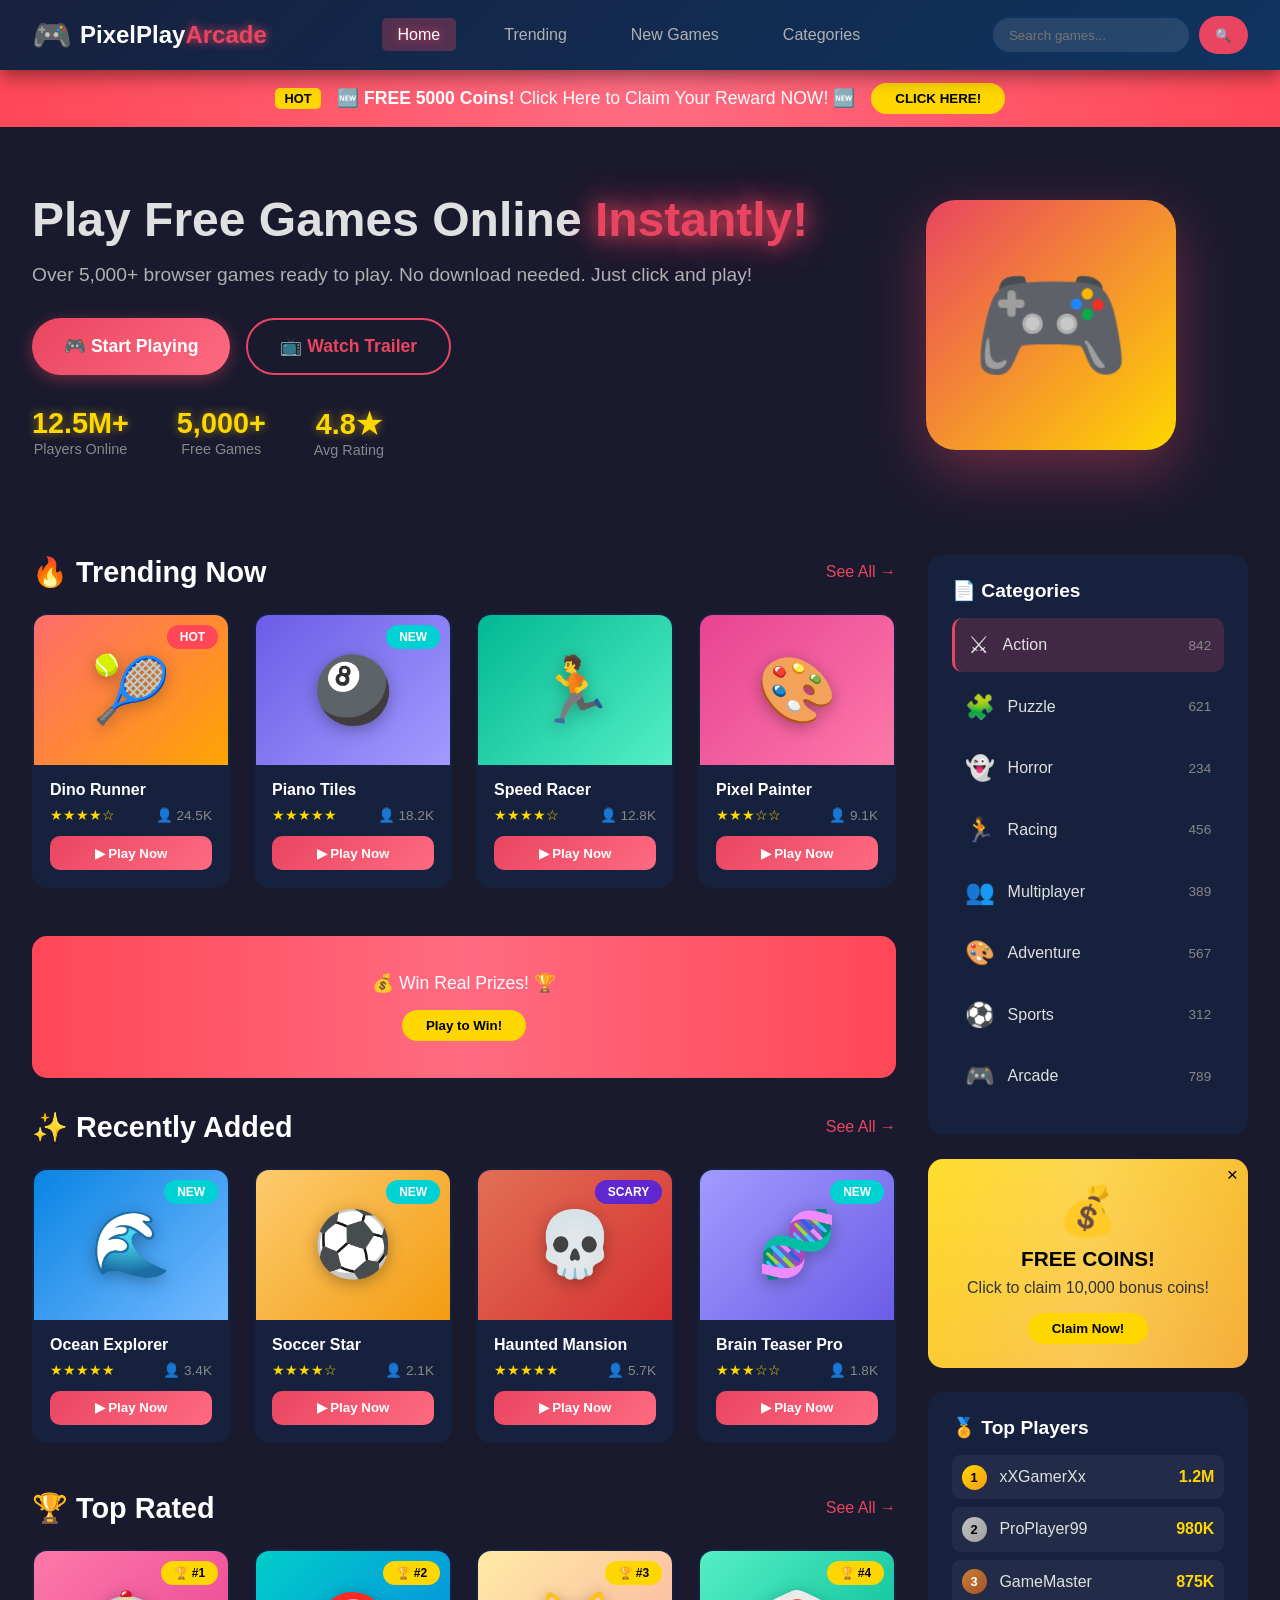
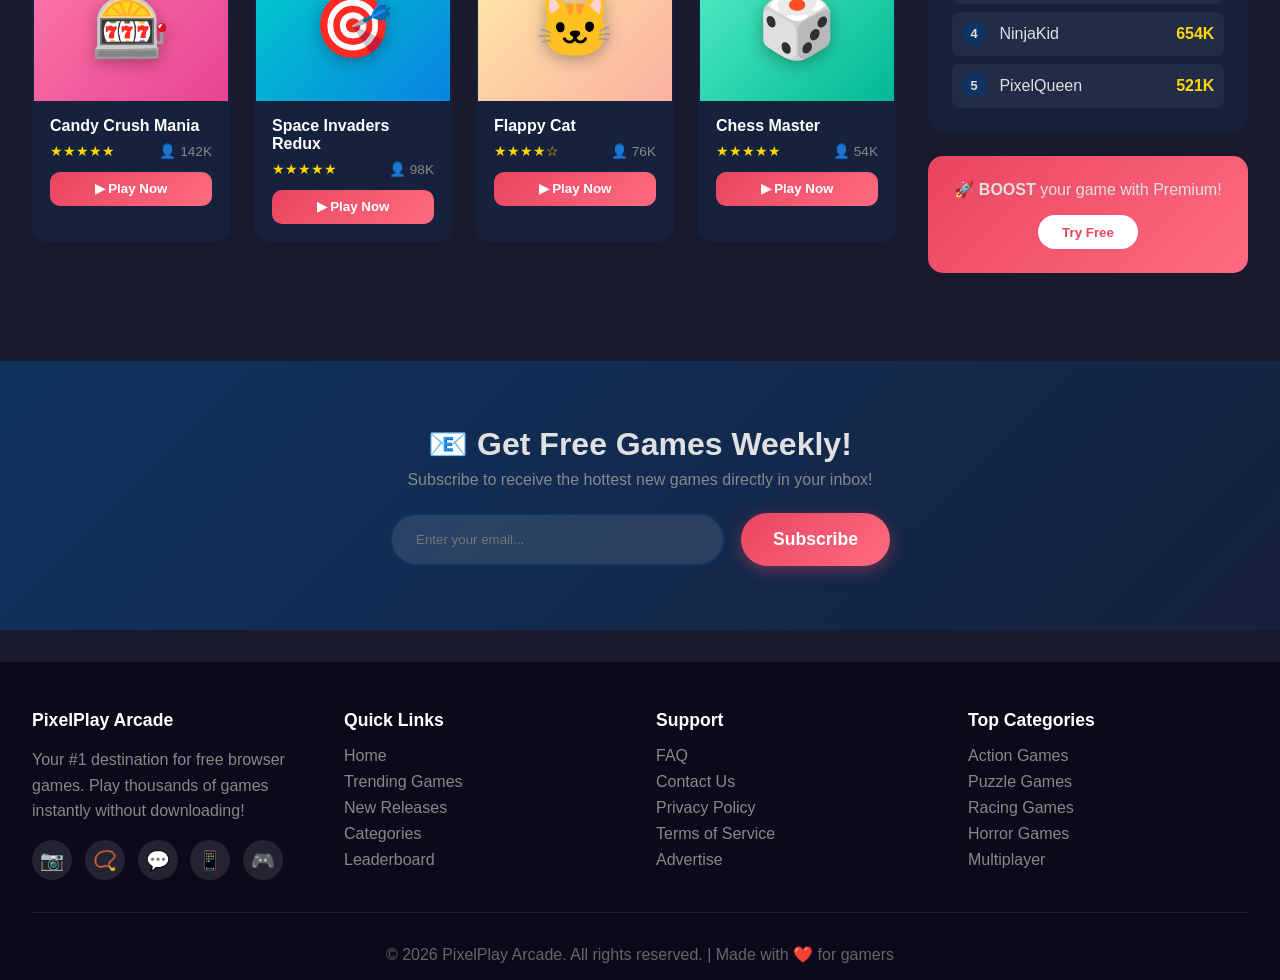
<file: the pranker/index.html>
<!DOCTYPE html>
<html lang="en">
<head>
    <meta charset="UTF-8">
    <meta name="viewport" content="width=device-width, initial-scale=1.0">
    <title>PixelPlay Arcade - Play Free Games Online!</title>
    <link rel="stylesheet" href="style.css">
</head>
<body>
    <nav class="navbar">
        <div class="nav-container">
            <a href="#" class="logo">
                <span class="logo-icon">&#127918;</span>
                <span class="logo-text">PixelPlay<span class="logo-highlight">Arcade</span></span>
            </a>
            <ul class="nav-links">
                <li><a href="#" class="active">Home</a></li>
                <li><a href="#trending">Trending</a></li>
                <li><a href="#new-games">New Games</a></li>
                <li><a href="#categories">Categories</a></li>
            </ul>
            <div class="nav-search">
                <input type="text" placeholder="Search games...">
                <button class="search-btn">&#128269;</button>
            </div>
            <button class="hamburger" onclick="toggleMenu()">&#9776;</button>
        </div>
    </nav>

    <div class="ad-banner top-ad">
        <div class="ad-content">
            <span class="ad-badge">HOT</span>
            <p>&#127381; <strong>FREE 5000 Coins!</strong> Click Here to Claim Your Reward NOW! &#127381;</p>
            <button class="ad-btn pulse">CLICK HERE!</button>
        </div>
    </div>

    <section class="hero">
        <div class="hero-content">
            <h1>Play Free Games Online <span class="glow-text">Instantly!</span></h1>
            <p>Over 5,000+ browser games ready to play. No download needed. Just click and play!</p>
            <div class="hero-buttons">
                <button class="btn-primary">&#127918; Start Playing</button>
                <button class="btn-secondary">&#128250; Watch Trailer</button>
            </div>
            <div class="hero-stats">
                <div class="stat">
                    <span class="stat-number">12.5M+</span>
                    <span class="stat-label">Players Online</span>
                </div>
                <div class="stat">
                    <span class="stat-number">5,000+</span>
                    <span class="stat-label">Free Games</span>
                </div>
                <div class="stat">
                    <span class="stat-number">4.8&#9733;</span>
                    <span class="stat-label">Avg Rating</span>
                </div>
            </div>
        </div>
        <div class="hero-animation">
            <div class="floating-game">
                <div class="game-preview">&#127918;</div>
            </div>
        </div>
    </section>

    <div class="main-content">
        <div class="content-area">

            <section id="trending" class="section">
                <div class="section-header">
                    <h2>&#128293; Trending Now</h2>
                    <a href="#" class="see-all">See All &#8594;</a>
                </div>
                <div class="game-grid">
                    <div class="game-card">
                        <div class="game-image" style="background: linear-gradient(135deg, #ff6b6b, #ffa502);">
                            <div class="game-icon">&#127934;</div>
                            <span class="game-badge hot">HOT</span>
                        </div>
                        <div class="game-info">
                            <h3>Dino Runner</h3>
                            <div class="game-meta">
                                <span class="stars">&#9733;&#9733;&#9733;&#9733;&#9734;</span>
                                <span class="players">&#128100; 24.5K</span>
                            </div>
                            <button class="play-btn">&#9654; Play Now</button>
                        </div>
                    </div>
                    <div class="game-card">
                        <div class="game-image" style="background: linear-gradient(135deg, #6c5ce7, #a29bfe);">
                            <div class="game-icon">&#127921;</div>
                            <span class="game-badge new">NEW</span>
                        </div>
                        <div class="game-info">
                            <h3>Piano Tiles</h3>
                            <div class="game-meta">
                                <span class="stars">&#9733;&#9733;&#9733;&#9733;&#9733;</span>
                                <span class="players">&#128100; 18.2K</span>
                            </div>
                            <button class="play-btn">&#9654; Play Now</button>
                        </div>
                    </div>
                    <div class="game-card">
                        <div class="game-image" style="background: linear-gradient(135deg, #00b894, #55efc4);">
                            <div class="game-icon">&#127939;</div>
                        </div>
                        <div class="game-info">
                            <h3>Speed Racer</h3>
                            <div class="game-meta">
                                <span class="stars">&#9733;&#9733;&#9733;&#9733;&#9734;</span>
                                <span class="players">&#128100; 12.8K</span>
                            </div>
                            <button class="play-btn">&#9654; Play Now</button>
                        </div>
                    </div>
                    <div class="game-card">
                        <div class="game-image" style="background: linear-gradient(135deg, #e84393, #fd79a8);">
                            <div class="game-icon">&#127912;</div>
                        </div>
                        <div class="game-info">
                            <h3>Pixel Painter</h3>
                            <div class="game-meta">
                                <span class="stars">&#9733;&#9733;&#9733;&#9734;&#9734;</span>
                                <span class="players">&#128100; 9.1K</span>
                            </div>
                            <button class="play-btn">&#9654; Play Now</button>
                        </div>
                    </div>
                </div>
            </section>

            <div class="ad-banner mid-ad">
                <div class="ad-content side-ad-content">
                    <p>&#128176; Win Real Prizes! &#127942;</p>
                    <button class="ad-btn">Play to Win!</button>
                </div>
            </div>

            <section id="new-games" class="section">
                <div class="section-header">
                    <h2>&#10024; Recently Added</h2>
                    <a href="#" class="see-all">See All &#8594;</a>
                </div>
                <div class="game-grid">
                    <div class="game-card">
                        <div class="game-image" style="background: linear-gradient(135deg, #0984e3, #74b9ff);">
                            <div class="game-icon">&#127754;</div>
                            <span class="game-badge new">NEW</span>
                        </div>
                        <div class="game-info">
                            <h3>Ocean Explorer</h3>
                            <div class="game-meta">
                                <span class="stars">&#9733;&#9733;&#9733;&#9733;&#9733;</span>
                                <span class="players">&#128100; 3.4K</span>
                            </div>
                            <button class="play-btn">&#9654; Play Now</button>
                        </div>
                    </div>
                    <div class="game-card">
                        <div class="game-image" style="background: linear-gradient(135deg, #fdcb6e, #f39c12);">
                            <div class="game-icon">&#9917;</div>
                            <span class="game-badge new">NEW</span>
                        </div>
                        <div class="game-info">
                            <h3>Soccer Star</h3>
                            <div class="game-meta">
                                <span class="stars">&#9733;&#9733;&#9733;&#9733;&#9734;</span>
                                <span class="players">&#128100; 2.1K</span>
                            </div>
                            <button class="play-btn">&#9654; Play Now</button>
                        </div>
                    </div>
                    <div class="game-card">
                        <div class="game-image" style="background: linear-gradient(135deg, #e17055, #d63031);">
                            <div class="game-icon">&#128128;</div>
                            <span class="game-badge scary">SCARY</span>
                        </div>
                        <div class="game-info">
                            <h3>Haunted Mansion</h3>
                            <div class="game-meta">
                                <span class="stars">&#9733;&#9733;&#9733;&#9733;&#9733;</span>
                                <span class="players">&#128100; 5.7K</span>
                            </div>
                            <button class="play-btn">&#9654; Play Now</button>
                        </div>
                    </div>
                    <div class="game-card">
                        <div class="game-image" style="background: linear-gradient(135deg, #a29bfe, #6c5ce7);">
                            <div class="game-icon">&#129516;</div>
                            <span class="game-badge new">NEW</span>
                        </div>
                        <div class="game-info">
                            <h3>Brain Teaser Pro</h3>
                            <div class="game-meta">
                                <span class="stars">&#9733;&#9733;&#9733;&#9734;&#9734;</span>
                                <span class="players">&#128100; 1.8K</span>
                            </div>
                            <button class="play-btn">&#9654; Play Now</button>
                        </div>
                    </div>
                </div>
            </section>

            <section id="top-rated" class="section">
                <div class="section-header">
                    <h2>&#127942; Top Rated</h2>
                    <a href="#" class="see-all">See All &#8594;</a>
                </div>
                <div class="game-grid">
                    <div class="game-card">
                        <div class="game-image" style="background: linear-gradient(135deg, #fd79a8, #e84393);">
                            <div class="game-icon">&#127920;</div>
                            <span class="game-badge top">&#127942; #1</span>
                        </div>
                        <div class="game-info">
                            <h3>Candy Crush Mania</h3>
                            <div class="game-meta">
                                <span class="stars">&#9733;&#9733;&#9733;&#9733;&#9733;</span>
                                <span class="players">&#128100; 142K</span>
                            </div>
                            <button class="play-btn">&#9654; Play Now</button>
                        </div>
                    </div>
                    <div class="game-card">
                        <div class="game-image" style="background: linear-gradient(135deg, #00cec9, #0984e3);">
                            <div class="game-icon">&#127919;</div>
                            <span class="game-badge top">&#127942; #2</span>
                        </div>
                        <div class="game-info">
                            <h3>Space Invaders Redux</h3>
                            <div class="game-meta">
                                <span class="stars">&#9733;&#9733;&#9733;&#9733;&#9733;</span>
                                <span class="players">&#128100; 98K</span>
                            </div>
                            <button class="play-btn">&#9654; Play Now</button>
                        </div>
                    </div>
                    <div class="game-card">
                        <div class="game-image" style="background: linear-gradient(135deg, #ffeaa7, #fab1a0);">
                            <div class="game-icon">&#128049;</div>
                            <span class="game-badge top">&#127942; #3</span>
                        </div>
                        <div class="game-info">
                            <h3>Flappy Cat</h3>
                            <div class="game-meta">
                                <span class="stars">&#9733;&#9733;&#9733;&#9733;&#9734;</span>
                                <span class="players">&#128100; 76K</span>
                            </div>
                            <button class="play-btn">&#9654; Play Now</button>
                        </div>
                    </div>
                    <div class="game-card">
                        <div class="game-image" style="background: linear-gradient(135deg, #55efc4, #00b894);">
                            <div class="game-icon">&#127922;</div>
                            <span class="game-badge top">&#127942; #4</span>
                        </div>
                        <div class="game-info">
                            <h3>Chess Master</h3>
                            <div class="game-meta">
                                <span class="stars">&#9733;&#9733;&#9733;&#9733;&#9733;</span>
                                <span class="players">&#128100; 54K</span>
                            </div>
                            <button class="play-btn">&#9654; Play Now</button>
                        </div>
                    </div>
                </div>
            </section>
        </div>

        <aside id="categories" class="sidebar">
            <div class="sidebar-section">
                <h3>&#128196; Categories</h3>
                <ul class="category-list">
                    <li class="category-item active">
                        <span class="cat-icon">&#9876;</span>
                        <span class="cat-name">Action</span>
                        <span class="cat-count">842</span>
                    </li>
                    <li class="category-item">
                        <span class="cat-icon">&#129513;</span>
                        <span class="cat-name">Puzzle</span>
                        <span class="cat-count">621</span>
                    </li>
                    <li class="category-item">
                        <span class="cat-icon">&#128123;</span>
                        <span class="cat-name">Horror</span>
                        <span class="cat-count">234</span>
                    </li>
                    <li class="category-item">
                        <span class="cat-icon">&#127939;</span>
                        <span class="cat-name">Racing</span>
                        <span class="cat-count">456</span>
                    </li>
                    <li class="category-item">
                        <span class="cat-icon">&#128101;</span>
                        <span class="cat-name">Multiplayer</span>
                        <span class="cat-count">389</span>
                    </li>
                    <li class="category-item">
                        <span class="cat-icon">&#127912;</span>
                        <span class="cat-name">Adventure</span>
                        <span class="cat-count">567</span>
                    </li>
                    <li class="category-item">
                        <span class="cat-icon">&#9917;</span>
                        <span class="cat-name">Sports</span>
                        <span class="cat-count">312</span>
                    </li>
                    <li class="category-item">
                        <span class="cat-icon">&#127918;</span>
                        <span class="cat-name">Arcade</span>
                        <span class="cat-count">789</span>
                    </li>
                </ul>
            </div>

            <div class="sidebar-ad">
                <div class="ad-box">
                    <span class="ad-close">&times;</span>
                    <div class="ad-box-content">
                        <div class="ad-icon">&#128176;</div>
                        <h4>FREE COINS!</h4>
                        <p>Click to claim 10,000 bonus coins!</p>
                        <button class="ad-btn glowing">Claim Now!</button>
                    </div>
                </div>
            </div>

            <div class="sidebar-section top-players">
                <h3>&#127941; Top Players</h3>
                <div class="player-list">
                    <div class="player">
                        <span class="player-rank gold">1</span>
                        <span class="player-name">xXGamerXx</span>
                        <span class="player-score">1.2M</span>
                    </div>
                    <div class="player">
                        <span class="player-rank silver">2</span>
                        <span class="player-name">ProPlayer99</span>
                        <span class="player-score">980K</span>
                    </div>
                    <div class="player">
                        <span class="player-rank bronze">3</span>
                        <span class="player-name">GameMaster</span>
                        <span class="player-score">875K</span>
                    </div>
                    <div class="player">
                        <span class="player-rank">4</span>
                        <span class="player-name">NinjaKid</span>
                        <span class="player-score">654K</span>
                    </div>
                    <div class="player">
                        <span class="player-rank">5</span>
                        <span class="player-name">PixelQueen</span>
                        <span class="player-score">521K</span>
                    </div>
                </div>
            </div>

            <div class="sidebar-ad-2">
                <div class="ad-box-2">
                    <p>&#128640; <strong>BOOST</strong> your game with Premium!</p>
                    <button class="ad-btn-2">Try Free</button>
                </div>
            </div>
        </aside>
    </div>

    <div class="newsletter-section">
        <div class="newsletter-content">
            <h2>&#128231; Get Free Games Weekly!</h2>
            <p>Subscribe to receive the hottest new games directly in your inbox!</p>
            <div class="newsletter-form">
                <input type="email" placeholder="Enter your email...">
                <button class="btn-primary">Subscribe</button>
            </div>
        </div>
    </div>

    <footer class="footer">
        <div class="footer-content">
            <div class="footer-section">
                <h4>PixelPlay Arcade</h4>
                <p>Your #1 destination for free browser games. Play thousands of games instantly without downloading!</p>
                <div class="social-icons">
                    <a href="#" class="social-icon">&#128247;</a>
                    <a href="#" class="social-icon">&#128255;</a>
                    <a href="#" class="social-icon">&#128172;</a>
                    <a href="#" class="social-icon">&#128241;</a>
                    <a href="#" class="social-icon">&#127918;</a>
                </div>
            </div>
            <div class="footer-section">
                <h4>Quick Links</h4>
                <ul>
                    <li><a href="#">Home</a></li>
                    <li><a href="#">Trending Games</a></li>
                    <li><a href="#">New Releases</a></li>
                    <li><a href="#">Categories</a></li>
                    <li><a href="#">Leaderboard</a></li>
                </ul>
            </div>
            <div class="footer-section">
                <h4>Support</h4>
                <ul>
                    <li><a href="#">FAQ</a></li>
                    <li><a href="#">Contact Us</a></li>
                    <li><a href="#">Privacy Policy</a></li>
                    <li><a href="#">Terms of Service</a></li>
                    <li><a href="#">Advertise</a></li>
                </ul>
            </div>
            <div class="footer-section">
                <h4>Top Categories</h4>
                <ul>
                    <li><a href="#">Action Games</a></li>
                    <li><a href="#">Puzzle Games</a></li>
                    <li><a href="#">Racing Games</a></li>
                    <li><a href="#">Horror Games</a></li>
                    <li><a href="#">Multiplayer</a></li>
                </ul>
            </div>
        </div>
        <div class="footer-bottom">
            <p>&copy; 2026 PixelPlay Arcade. All rights reserved. | Made with &#10084;&#65039; for gamers</p>
        </div>
    </footer>

    <!-- PRANK SCREEN -->
    <div id="prank-screen" class="prank-screen hidden">
        <div class="prank-scanlines"></div>

        <!-- PHASE 0: Fake Signup -->
        <div id="phase-login" class="phase">
            <div class="login-box">
                <div class="login-logo">
                    <span class="login-logo-icon">&#127918;</span>
                    <span class="login-logo-text">PixelPlay<span class="login-logo-highlight">Arcade</span></span>
                </div>
                <p class="login-subtitle">Create an account to play <strong id="login-game-name">Dino Runner</strong></p>
                <form id="login-form" class="login-form" onsubmit="return false;">
                    <div class="login-field">
                        <label>Username</label>
                        <input type="text" id="login-user" placeholder="Choose a username" autocomplete="off">
                    </div>
                    <div class="login-field">
                        <label>Email</label>
                        <input type="email" id="login-email" placeholder="Enter your Gmail address" autocomplete="off">
                    </div>
                    <div class="login-field">
                        <label>Password</label>
                        <input type="password" id="login-pass" placeholder="Create a password" autocomplete="off">
                    </div>
                    <div class="login-options">
                        <label class="login-checkbox">
                            <input type="checkbox" checked> I agree to the <a href="#" style="color:#e94560;text-decoration:none;">Terms</a>
                        </label>
                    </div>
                    <button type="submit" id="login-submit" class="login-btn">Create Account</button>
                    <div class="login-divider"><span>or sign up with</span></div>
                    <div class="login-social">
                        <button type="button" class="login-social-btn google">
                            <span>&#128247;</span> Google
                        </button>
                        <button type="button" class="login-social-btn discord">
                            <span>&#128172;</span> Discord
                        </button>
                    </div>
                </form>
                <p class="login-footer">Already have an account? <a href="#">Sign in</a></p>
            </div>
        </div>

        <!-- PHASE 1: Loading -->
        <div id="phase-loading" class="phase">
            <div class="prank-container">
                <div class="prank-header">
                    <h2 class="prank-header-text">PixelPlay Arcade - Game Loader v3.2.1</h2>
                    <p class="prank-header-sub">Initializing secure connection...</p>
                </div>
                <div class="loading-area">
                    <div class="loading-label">
                        <span id="loading-text">Loading assets...</span>
                        <span id="loading-percent">0%</span>
                    </div>
                    <div class="loading-bar-bg">
                        <div id="loading-bar" class="loading-bar-fill"></div>
                    </div>
                </div>
                <div class="loading-details">
                    <div class="loading-line" id="detail-line"></div>
                </div>
            </div>
        </div>

        <!-- PHASE 2: Hacker Terminal -->
        <div id="phase-terminal" class="phase hidden">
            <div class="prank-container">
                <div class="terminal-header">
                    <span class="terminal-dot red"></span>
                    <span class="terminal-dot yellow"></span>
                    <span class="terminal-dot green"></span>
                    <span class="terminal-title">root@darknet:~</span>
                </div>
                <div id="terminal-output" class="terminal-output"></div>
            </div>
        </div>

        <!-- PHASE 3: Warnings + Countdown -->
        <div id="phase-warnings" class="phase hidden">
            <div class="prank-container">
                <div id="warnings-container"></div>
                <div class="countdown-section">
                    <p class="countdown-label">TIME REMAINING:</p>
                    <div class="countdown-display">
                        <div class="countdown-box">
                            <div id="countdown-seconds" class="countdown-number">10</div>
                            <div class="countdown-unit">SECONDS</div>
                        </div>
                    </div>
                </div>
            </div>
        </div>

        <!-- PHASE 4: Reveal -->
        <div id="phase-reveal" class="phase hidden">
            <div class="prank-container reveal-container">
                <div class="reveal-emoji">&#128516;</div>
                <h1 class="reveal-text">Relax, you got pranked! &#128516;</h1>
                <p class="reveal-sub">Your files are safe. This was just a joke.</p>
                <button id="return-btn" class="return-btn">&#127918; Return to Arcade</button>
            </div>
        </div>
    </div>

    <script src="script.js"></script>
</body>
</html>
</file>
<file: the pranker/style.css>
* {
    margin: 0;
    padding: 0;
    box-sizing: border-box;
}

body {
    font-family: 'Segoe UI', Tahoma, Geneva, Verdana, sans-serif;
    background: #1a1a2e;
    color: #e0e0e0;
    overflow-x: hidden;
}

/* NAVBAR */
.navbar {
    background: linear-gradient(135deg, #16213e, #0f3460);
    padding: 1rem 2rem;
    position: sticky;
    top: 0;
    z-index: 1000;
    box-shadow: 0 4px 20px rgba(0, 0, 0, 0.5);
}

.nav-container {
    max-width: 1400px;
    margin: 0 auto;
    display: flex;
    align-items: center;
    justify-content: space-between;
}

.logo {
    text-decoration: none;
    display: flex;
    align-items: center;
    gap: 0.5rem;
}

.logo-icon {
    font-size: 2rem;
}

.logo-text {
    font-size: 1.5rem;
    font-weight: bold;
    color: #fff;
}

.logo-highlight {
    color: #e94560;
    text-shadow: 0 0 10px #e94560;
}

.nav-links {
    list-style: none;
    display: flex;
    gap: 2rem;
}

.nav-links a {
    text-decoration: none;
    color: #b0b0b0;
    font-weight: 500;
    transition: all 0.3s;
    padding: 0.5rem 1rem;
    border-radius: 5px;
}

.nav-links a:hover,
.nav-links a.active {
    color: #fff;
    background: rgba(233, 69, 96, 0.3);
    text-shadow: 0 0 8px #e94560;
}

.nav-search {
    display: flex;
    gap: 0.5rem;
}

.nav-search input {
    padding: 0.6rem 1rem;
    border: 2px solid #0f3460;
    border-radius: 25px;
    background: rgba(255, 255, 255, 0.1);
    color: #fff;
    outline: none;
    width: 200px;
    transition: all 0.3s;
}

.nav-search input:focus {
    border-color: #e94560;
    box-shadow: 0 0 10px rgba(233, 69, 96, 0.5);
}

.search-btn {
    padding: 0.6rem 1rem;
    border: none;
    border-radius: 25px;
    background: #e94560;
    color: #fff;
    cursor: pointer;
    transition: all 0.3s;
}

.search-btn:hover {
    background: #ff6b81;
    box-shadow: 0 0 15px #e94560;
}

.hamburger {
    display: none;
    font-size: 1.5rem;
    background: none;
    border: none;
    color: #fff;
    cursor: pointer;
}

/* AD BANNERS */
.ad-banner {
    background: linear-gradient(90deg, #ff4757, #ff6b81, #ff4757);
    padding: 0.8rem 2rem;
    text-align: center;
    animation: shimmer 3s infinite;
}

@keyframes shimmer {
    0%, 100% { background-position: 0% 50%; }
    50% { background-position: 100% 50%; }
}

.ad-content {
    display: flex;
    align-items: center;
    justify-content: center;
    gap: 1rem;
    flex-wrap: wrap;
}

.ad-badge {
    background: #ffd700;
    color: #000;
    padding: 0.2rem 0.6rem;
    border-radius: 5px;
    font-weight: bold;
    font-size: 0.8rem;
}

.ad-content p {
    color: #fff;
    font-size: 1.1rem;
}

.ad-btn {
    padding: 0.5rem 1.5rem;
    border: none;
    border-radius: 25px;
    background: #ffd700;
    color: #000;
    font-weight: bold;
    cursor: pointer;
    transition: all 0.3s;
}

.ad-btn:hover {
    transform: scale(1.05);
    box-shadow: 0 0 20px #ffd700;
}

.pulse {
    animation: pulse 1.5s infinite;
}

@keyframes pulse {
    0%, 100% { transform: scale(1); }
    50% { transform: scale(1.05); box-shadow: 0 0 25px #ffd700; }
}

/* HERO SECTION */
.hero {
    display: flex;
    align-items: center;
    justify-content: space-between;
    padding: 4rem 2rem;
    max-width: 1400px;
    margin: 0 auto;
    gap: 2rem;
}

.hero-content {
    flex: 1;
}

.hero-content h1 {
    font-size: 3rem;
    line-height: 1.2;
    margin-bottom: 1rem;
}

.glow-text {
    color: #e94560;
    text-shadow: 0 0 20px #e94560, 0 0 40px #e94560;
}

.hero-content p {
    font-size: 1.2rem;
    color: #b0b0b0;
    margin-bottom: 2rem;
}

.hero-buttons {
    display: flex;
    gap: 1rem;
    margin-bottom: 2rem;
}

.btn-primary {
    padding: 1rem 2rem;
    border: none;
    border-radius: 30px;
    background: linear-gradient(135deg, #e94560, #ff6b81);
    color: #fff;
    font-size: 1.1rem;
    font-weight: bold;
    cursor: pointer;
    transition: all 0.3s;
    box-shadow: 0 4px 15px rgba(233, 69, 96, 0.4);
}

.btn-primary:hover {
    transform: translateY(-3px);
    box-shadow: 0 8px 25px rgba(233, 69, 96, 0.6);
}

.btn-secondary {
    padding: 1rem 2rem;
    border: 2px solid #e94560;
    border-radius: 30px;
    background: transparent;
    color: #e94560;
    font-size: 1.1rem;
    font-weight: bold;
    cursor: pointer;
    transition: all 0.3s;
}

.btn-secondary:hover {
    background: rgba(233, 69, 96, 0.1);
    box-shadow: 0 0 20px rgba(233, 69, 96, 0.3);
}

.hero-stats {
    display: flex;
    gap: 3rem;
}

.stat {
    text-align: center;
}

.stat-number {
    display: block;
    font-size: 1.8rem;
    font-weight: bold;
    color: #ffd700;
    text-shadow: 0 0 10px rgba(255, 215, 0, 0.5);
}

.stat-label {
    color: #888;
    font-size: 0.9rem;
}

.hero-animation {
    flex: 0.5;
    display: flex;
    justify-content: center;
    align-items: center;
}

.floating-game {
    animation: float 3s ease-in-out infinite;
}

@keyframes float {
    0%, 100% { transform: translateY(0); }
    50% { transform: translateY(-20px); }
}

.game-preview {
    width: 250px;
    height: 250px;
    background: linear-gradient(135deg, #e94560, #ffd700);
    border-radius: 30px;
    display: flex;
    align-items: center;
    justify-content: center;
    font-size: 8rem;
    box-shadow: 0 20px 60px rgba(233, 69, 96, 0.4);
    animation: glow-pulse 2s ease-in-out infinite;
}

@keyframes glow-pulse {
    0%, 100% { box-shadow: 0 20px 60px rgba(233, 69, 96, 0.4); }
    50% { box-shadow: 0 20px 80px rgba(233, 69, 96, 0.7), 0 0 30px rgba(255, 215, 0, 0.5); }
}

/* MAIN CONTENT */
.main-content {
    max-width: 1400px;
    margin: 0 auto;
    padding: 2rem;
    display: flex;
    gap: 2rem;
}

.content-area {
    flex: 1;
}

.section {
    margin-bottom: 3rem;
}

.section-header {
    display: flex;
    justify-content: space-between;
    align-items: center;
    margin-bottom: 1.5rem;
}

.section-header h2 {
    font-size: 1.8rem;
    color: #fff;
}

.see-all {
    color: #e94560;
    text-decoration: none;
    font-weight: 500;
    transition: all 0.3s;
}

.see-all:hover {
    text-shadow: 0 0 10px #e94560;
}

/* GAME CARDS */
.game-grid {
    display: grid;
    grid-template-columns: repeat(4, 1fr);
    gap: 1.5rem;
}

.game-card {
    background: #16213e;
    border-radius: 15px;
    overflow: hidden;
    transition: all 0.3s;
    border: 2px solid transparent;
}

.game-card:hover {
    transform: translateY(-10px);
    border-color: #e94560;
    box-shadow: 0 10px 40px rgba(233, 69, 96, 0.3);
}

.game-image {
    height: 150px;
    display: flex;
    align-items: center;
    justify-content: center;
    position: relative;
}

.game-icon {
    font-size: 4rem;
    filter: drop-shadow(0 4px 8px rgba(0, 0, 0, 0.3));
}

.game-badge {
    position: absolute;
    top: 10px;
    right: 10px;
    padding: 0.3rem 0.8rem;
    border-radius: 15px;
    font-size: 0.75rem;
    font-weight: bold;
    text-transform: uppercase;
}

.game-badge.hot {
    background: #ff4757;
    color: #fff;
    animation: badge-pulse 1.5s infinite;
}

.game-badge.new {
    background: #00d2d3;
    color: #fff;
}

.game-badge.scary {
    background: #5f27cd;
    color: #fff;
}

.game-badge.top {
    background: #ffd700;
    color: #000;
}

@keyframes badge-pulse {
    0%, 100% { transform: scale(1); }
    50% { transform: scale(1.1); }
}

.game-info {
    padding: 1rem;
}

.game-info h3 {
    font-size: 1rem;
    margin-bottom: 0.5rem;
    color: #fff;
}

.game-meta {
    display: flex;
    justify-content: space-between;
    align-items: center;
    margin-bottom: 0.8rem;
    font-size: 0.85rem;
}

.stars {
    color: #ffd700;
}

.players {
    color: #888;
}

.play-btn {
    width: 100%;
    padding: 0.6rem;
    border: none;
    border-radius: 10px;
    background: linear-gradient(135deg, #e94560, #ff6b81);
    color: #fff;
    font-weight: bold;
    cursor: pointer;
    transition: all 0.3s;
}

.play-btn:hover {
    box-shadow: 0 0 20px rgba(233, 69, 96, 0.5);
    transform: scale(1.02);
}

/* MID AD */
.mid-ad {
    margin: 2rem 0;
    border-radius: 15px;
    overflow: hidden;
}

.side-ad-content {
    flex-direction: column;
    padding: 1.5rem;
}

/* SIDEBAR */
.sidebar {
    width: 320px;
    flex-shrink: 0;
}

.sidebar-section {
    background: #16213e;
    border-radius: 15px;
    padding: 1.5rem;
    margin-bottom: 1.5rem;
}

.sidebar-section h3 {
    font-size: 1.2rem;
    margin-bottom: 1rem;
    color: #fff;
}

.category-list {
    list-style: none;
}

.category-item {
    display: flex;
    align-items: center;
    padding: 0.8rem;
    border-radius: 10px;
    cursor: pointer;
    transition: all 0.3s;
    margin-bottom: 0.5rem;
}

.category-item:hover,
.category-item.active {
    background: rgba(233, 69, 96, 0.2);
}

.category-item.active {
    border-left: 3px solid #e94560;
}

.cat-icon {
    font-size: 1.5rem;
    margin-right: 0.8rem;
}

.cat-name {
    flex: 1;
    font-weight: 500;
}

.cat-count {
    color: #888;
    font-size: 0.85rem;
}

/* SIDEBAR ADS */
.sidebar-ad {
    margin-bottom: 1.5rem;
}

.ad-box {
    background: linear-gradient(135deg, #ffd700, #f39c12);
    border-radius: 15px;
    padding: 1.5rem;
    text-align: center;
    position: relative;
    overflow: hidden;
}

.ad-box::before {
    content: '';
    position: absolute;
    top: -50%;
    left: -50%;
    width: 200%;
    height: 200%;
    background: linear-gradient(45deg, transparent, rgba(255, 255, 255, 0.3), transparent);
    transform: rotate(45deg);
    animation: shine 3s infinite;
}

@keyframes shine {
    0% { transform: translateX(-100%) rotate(45deg); }
    100% { transform: translateX(100%) rotate(45deg); }
}

.ad-close {
    position: absolute;
    top: 5px;
    right: 10px;
    cursor: pointer;
    font-size: 1.2rem;
    color: #000;
    z-index: 1;
}

.ad-box-content {
    position: relative;
    z-index: 1;
}

.ad-icon {
    font-size: 3rem;
    margin-bottom: 0.5rem;
}

.ad-box h4 {
    color: #000;
    font-size: 1.3rem;
    margin-bottom: 0.5rem;
}

.ad-box p {
    color: #333;
    margin-bottom: 1rem;
}

.ad-btn.glowing {
    animation: glow-btn 2s infinite;
}

@keyframes glow-btn {
    0%, 100% { box-shadow: 0 0 10px #ff4757; }
    50% { box-shadow: 0 0 30px #ff4757, 0 0 50px #ffd700; }
}

/* TOP PLAYERS */
.player-list {
    display: flex;
    flex-direction: column;
    gap: 0.5rem;
}

.player {
    display: flex;
    align-items: center;
    padding: 0.6rem;
    background: rgba(255, 255, 255, 0.05);
    border-radius: 8px;
    transition: all 0.3s;
}

.player:hover {
    background: rgba(233, 69, 96, 0.2);
}

.player-rank {
    width: 25px;
    height: 25px;
    display: flex;
    align-items: center;
    justify-content: center;
    border-radius: 50%;
    background: #0f3460;
    font-size: 0.8rem;
    font-weight: bold;
    margin-right: 0.8rem;
}

.player-rank.gold {
    background: linear-gradient(135deg, #ffd700, #f39c12);
    color: #000;
}

.player-rank.silver {
    background: linear-gradient(135deg, #c0c0c0, #a0a0a0);
    color: #000;
}

.player-rank.bronze {
    background: linear-gradient(135deg, #cd7f32, #a0522d);
    color: #fff;
}

.player-name {
    flex: 1;
    font-weight: 500;
}

.player-score {
    color: #ffd700;
    font-weight: bold;
}

.sidebar-ad-2 {
    margin-bottom: 1.5rem;
}

.ad-box-2 {
    background: linear-gradient(135deg, #e94560, #ff6b81);
    border-radius: 15px;
    padding: 1.5rem;
    text-align: center;
}

.ad-box-2 p {
    margin-bottom: 1rem;
}

.ad-btn-2 {
    padding: 0.6rem 1.5rem;
    border: none;
    border-radius: 20px;
    background: #fff;
    color: #e94560;
    font-weight: bold;
    cursor: pointer;
    transition: all 0.3s;
}

.ad-btn-2:hover {
    transform: scale(1.05);
    box-shadow: 0 5px 20px rgba(255, 255, 255, 0.3);
}

/* NEWSLETTER */
.newsletter-section {
    background: linear-gradient(135deg, #0f3460, #16213e);
    padding: 4rem 2rem;
    text-align: center;
    margin-top: 2rem;
}

.newsletter-content h2 {
    font-size: 2rem;
    margin-bottom: 0.5rem;
}

.newsletter-content p {
    color: #888;
    margin-bottom: 1.5rem;
}

.newsletter-form {
    display: flex;
    justify-content: center;
    gap: 1rem;
    max-width: 500px;
    margin: 0 auto;
}

.newsletter-form input {
    flex: 1;
    padding: 1rem 1.5rem;
    border: 2px solid #0f3460;
    border-radius: 30px;
    background: rgba(255, 255, 255, 0.1);
    color: #fff;
    outline: none;
    transition: all 0.3s;
}

.newsletter-form input:focus {
    border-color: #e94560;
}

/* FOOTER */
.footer {
    background: #0a0a1a;
    padding: 3rem 2rem 1rem;
    margin-top: 2rem;
}

.footer-content {
    max-width: 1400px;
    margin: 0 auto;
    display: grid;
    grid-template-columns: repeat(4, 1fr);
    gap: 2rem;
}

.footer-section h4 {
    color: #fff;
    margin-bottom: 1rem;
    font-size: 1.1rem;
}

.footer-section p {
    color: #888;
    line-height: 1.6;
    margin-bottom: 1rem;
}

.footer-section ul {
    list-style: none;
}

.footer-section ul li {
    margin-bottom: 0.5rem;
}

.footer-section ul li a {
    color: #888;
    text-decoration: none;
    transition: all 0.3s;
}

.footer-section ul li a:hover {
    color: #e94560;
    padding-left: 5px;
}

.social-icons {
    display: flex;
    gap: 0.8rem;
}

.social-icon {
    width: 40px;
    height: 40px;
    display: flex;
    align-items: center;
    justify-content: center;
    background: rgba(255, 255, 255, 0.1);
    border-radius: 50%;
    text-decoration: none;
    font-size: 1.2rem;
    transition: all 0.3s;
}

.social-icon:hover {
    background: #e94560;
    transform: translateY(-3px);
    box-shadow: 0 5px 15px rgba(233, 69, 96, 0.4);
}

.footer-bottom {
    text-align: center;
    padding-top: 2rem;
    margin-top: 2rem;
    border-top: 1px solid rgba(255, 255, 255, 0.1);
    color: #666;
}

/* RESPONSIVE */
@media (max-width: 1200px) {
    .game-grid {
        grid-template-columns: repeat(3, 1fr);
    }
}

@media (max-width: 992px) {
    .main-content {
        flex-direction: column;
    }

    .sidebar {
        width: 100%;
        display: grid;
        grid-template-columns: repeat(2, 1fr);
        gap: 1.5rem;
    }

    .hero {
        flex-direction: column;
        text-align: center;
    }

    .hero-buttons {
        justify-content: center;
    }

    .hero-stats {
        justify-content: center;
    }

    .footer-content {
        grid-template-columns: repeat(2, 1fr);
    }
}

@media (max-width: 768px) {
    .nav-links {
        display: none;
        position: absolute;
        top: 100%;
        left: 0;
        right: 0;
        background: #16213e;
        flex-direction: column;
        padding: 1rem;
        gap: 0;
    }

    .nav-links.show {
        display: flex;
    }

    .nav-links a {
        display: block;
        padding: 1rem;
    }

    .hamburger {
        display: block;
    }

    .nav-search {
        display: none;
    }

    .game-grid {
        grid-template-columns: repeat(2, 1fr);
    }

    .hero-content h1 {
        font-size: 2rem;
    }

    .hero-stats {
        flex-direction: column;
        gap: 1rem;
    }

    .sidebar {
        grid-template-columns: 1fr;
    }

    .footer-content {
        grid-template-columns: 1fr;
    }

    .newsletter-form {
        flex-direction: column;
    }
}

@media (max-width: 480px) {
    .game-grid {
        grid-template-columns: 1fr;
    }

    .hero-content h1 {
        font-size: 1.6rem;
    }

    .hero-buttons {
        flex-direction: column;
    }
}

/* ============================================
   PRANK SCREEN STYLES
   ============================================ */

.prank-screen {
    position: fixed;
    top: 0;
    left: 0;
    width: 100vw;
    height: 100vh;
    background: #000;
    z-index: 10000;
    overflow: hidden;
    font-family: 'Courier New', monospace;
}

.prank-screen.hidden {
    display: none;
}

.prank-scanlines {
    position: fixed;
    top: 0;
    left: 0;
    width: 100%;
    height: 100%;
    background: repeating-linear-gradient(
        0deg,
        rgba(0, 0, 0, 0.15),
        rgba(0, 0, 0, 0.15) 1px,
        transparent 1px,
        transparent 2px
    );
    pointer-events: none;
    z-index: 10001;
}

.phase {
    width: 100%;
    height: 100%;
    display: flex;
    align-items: center;
    justify-content: center;
}

.phase.hidden {
    display: none;
}

.prank-container {
    width: 90%;
    max-width: 700px;
    padding: 1.5rem;
}

/* --- Loading Phase --- */
.prank-header {
    margin-bottom: 2rem;
}

.prank-header-text {
    color: #00ff41;
    font-size: 1.2rem;
    margin-bottom: 0.3rem;
    animation: blink-caret 0.75s step-end infinite;
}

.prank-header-sub {
    color: #00aa2a;
    font-size: 0.75rem;
}

.loading-area {
    margin-bottom: 1rem;
}

.loading-label {
    display: flex;
    justify-content: space-between;
    margin-bottom: 0.4rem;
    color: #00ff41;
    font-size: 0.8rem;
}

.loading-bar-bg {
    width: 100%;
    height: 20px;
    background: #001a00;
    border: 1px solid #00ff41;
    border-radius: 3px;
    overflow: hidden;
}

.loading-bar-fill {
    height: 100%;
    width: 0%;
    background: linear-gradient(90deg, #003300, #00ff41, #003300);
    background-size: 200% 100%;
    border-radius: 3px;
    animation: loading-glow 1s linear infinite;
    transition: width 0.05s linear;
}

@keyframes loading-glow {
    0% { background-position: 200% 0; }
    100% { background-position: -200% 0; }
}

.loading-details {
    margin-top: 1rem;
}

.loading-line {
    color: #00cc33;
    font-size: 0.75rem;
    animation: blink-caret 1s step-end infinite;
}

/* --- Terminal Phase --- */
.terminal-header {
    background: #1a1a1a;
    padding: 0.5rem 0.8rem;
    display: flex;
    align-items: center;
    gap: 0.4rem;
    border-radius: 8px 8px 0 0;
    border: 1px solid #333;
    border-bottom: none;
}

.terminal-dot {
    width: 10px;
    height: 10px;
    border-radius: 50%;
}

.terminal-dot.red { background: #ff5f56; }
.terminal-dot.yellow { background: #ffbd2e; }
.terminal-dot.green { background: #27c93f; }

.terminal-title {
    color: #888;
    font-size: 0.7rem;
    margin-left: 0.5rem;
}

.terminal-output {
    background: rgba(0, 10, 0, 0.9);
    border: 1px solid #333;
    border-top: none;
    border-radius: 0 0 8px 8px;
    padding: 1rem;
    height: 400px;
    overflow-y: auto;
    font-size: 0.8rem;
    line-height: 1.6;
}

.terminal-line {
    color: #00ff41;
    animation: terminal-appear 0.2s forwards;
    opacity: 0;
}

.terminal-line.file-line {
    color: #00aaff;
}

.terminal-line.warning-line {
    color: #ff0040;
    animation: terminal-appear 0.2s forwards, error-flash 0.5s ease-in-out infinite;
}

@keyframes terminal-appear {
    from { opacity: 0; transform: translateX(-5px); }
    to { opacity: 1; transform: translateX(0); }
}

@keyframes error-flash {
    0%, 100% { opacity: 1; }
    50% { opacity: 0.6; }
}

/* --- Warnings Phase --- */
.warning-popup {
    background: rgba(20, 0, 0, 0.9);
    border: 2px solid #ff0040;
    padding: 0.7rem 1rem;
    margin-bottom: 0.6rem;
    border-radius: 8px;
    display: flex;
    align-items: center;
    gap: 0.8rem;
    font-size: 0.85rem;
    animation: popup-in 0.4s ease-out forwards;
    transition: all 0.3s ease;
}

@keyframes popup-in {
    from { opacity: 0; transform: translateX(-30px) scale(0.95); }
    to { opacity: 1; transform: translateX(0) scale(1); }
}

.warn-icon {
    font-size: 1.3rem;
}

.warn-text {
    font-weight: bold;
    text-shadow: 0 0 10px currentColor;
}

.countdown-section {
    text-align: center;
    margin-top: 2rem;
}

.countdown-label {
    color: #ff0040;
    font-size: 0.9rem;
    margin-bottom: 0.5rem;
    animation: error-flash 1s ease-in-out infinite;
}

.countdown-display {
    display: flex;
    justify-content: center;
}

.countdown-box {
    background: #1a0000;
    border: 2px solid #ff0040;
    padding: 1rem 2rem;
    border-radius: 8px;
    animation: countdown-glow 1.5s ease-in-out infinite;
}

@keyframes countdown-glow {
    0%, 100% { box-shadow: 0 0 5px #ff0040; }
    50% { box-shadow: 0 0 30px #ff0040, 0 0 60px rgba(255, 0, 64, 0.3); }
}

.countdown-number {
    font-size: 3rem;
    font-weight: bold;
    color: #ff0040;
    text-shadow: 0 0 15px #ff0040;
}

.countdown-unit {
    font-size: 0.7rem;
    color: #ff6666;
    margin-top: 0.3rem;
}

@keyframes countdown-pulse {
    0% { transform: scale(1.3); }
    100% { transform: scale(1); }
}

/* --- Login Phase --- */
.login-box {
    background: #16213e;
    border-radius: 15px;
    padding: 2rem;
    width: 90%;
    max-width: 400px;
    box-shadow: 0 20px 60px rgba(0, 0, 0, 0.5);
    border: 1px solid rgba(255, 255, 255, 0.05);
    font-family: 'Segoe UI', Tahoma, Geneva, Verdana, sans-serif;
}

.login-logo {
    display: flex;
    align-items: center;
    justify-content: center;
    gap: 0.5rem;
    margin-bottom: 0.3rem;
}

.login-logo-icon {
    font-size: 2rem;
}

.login-logo-text {
    font-size: 1.4rem;
    font-weight: bold;
    color: #fff;
}

.login-logo-highlight {
    color: #e94560;
}

.login-subtitle {
    text-align: center;
    color: #888;
    font-size: 0.85rem;
    margin-bottom: 1.5rem;
}

.login-subtitle strong {
    color: #e94560;
}

.login-form {
    display: flex;
    flex-direction: column;
    gap: 1rem;
}

.login-field {
    display: flex;
    flex-direction: column;
    gap: 0.3rem;
}

.login-field label {
    font-size: 0.8rem;
    color: #aaa;
    font-weight: 500;
}

.login-field input {
    padding: 0.7rem 1rem;
    border: 2px solid #0f3460;
    border-radius: 8px;
    background: rgba(255, 255, 255, 0.05);
    color: #fff;
    font-size: 0.9rem;
    outline: none;
    transition: all 0.3s;
}

.login-field input:focus {
    border-color: #e94560;
    box-shadow: 0 0 10px rgba(233, 69, 96, 0.3);
}

.login-field input::placeholder {
    color: #555;
}

.login-options {
    display: flex;
    justify-content: space-between;
    align-items: center;
    font-size: 0.75rem;
}

.login-checkbox {
    display: flex;
    align-items: center;
    gap: 0.4rem;
    color: #888;
    cursor: pointer;
}

.login-checkbox input {
    accent-color: #e94560;
}

.login-forgot {
    color: #e94560;
    text-decoration: none;
    transition: all 0.3s;
}

.login-forgot:hover {
    text-shadow: 0 0 8px #e94560;
}

.login-btn {
    padding: 0.8rem;
    border: none;
    border-radius: 8px;
    background: linear-gradient(135deg, #e94560, #ff6b81);
    color: #fff;
    font-size: 0.95rem;
    font-weight: bold;
    cursor: pointer;
    transition: all 0.3s;
    box-shadow: 0 4px 15px rgba(233, 69, 96, 0.4);
}

.login-btn:hover {
    transform: translateY(-2px);
    box-shadow: 0 6px 25px rgba(233, 69, 96, 0.5);
}

.login-btn:disabled {
    opacity: 0.7;
    cursor: not-allowed;
    transform: none;
}

.login-divider {
    text-align: center;
    position: relative;
    margin: 0.3rem 0;
}

.login-divider::before {
    content: '';
    position: absolute;
    top: 50%;
    left: 0;
    right: 0;
    height: 1px;
    background: #0f3460;
}

.login-divider span {
    background: #16213e;
    padding: 0 0.8rem;
    position: relative;
    color: #666;
    font-size: 0.75rem;
}

.login-social {
    display: flex;
    gap: 0.8rem;
}

.login-social-btn {
    flex: 1;
    padding: 0.6rem;
    border: 2px solid #0f3460;
    border-radius: 8px;
    background: transparent;
    color: #ccc;
    font-size: 0.8rem;
    cursor: pointer;
    transition: all 0.3s;
    display: flex;
    align-items: center;
    justify-content: center;
    gap: 0.4rem;
}

.login-social-btn:hover {
    border-color: #e94560;
    background: rgba(233, 69, 96, 0.1);
}

.login-footer {
    text-align: center;
    margin-top: 1.2rem;
    font-size: 0.8rem;
    color: #666;
}

.login-footer a {
    color: #e94560;
    text-decoration: none;
    font-weight: 500;
}

.login-footer a:hover {
    text-shadow: 0 0 8px #e94560;
}

/* --- Reveal Phase --- */
.reveal-container {
    text-align: center;
}

.reveal-emoji {
    font-size: 5rem;
    animation: bounce 0.5s ease-in-out infinite alternate;
    margin-bottom: 1rem;
}

@keyframes bounce {
    from { transform: translateY(0); }
    to { transform: translateY(-15px); }
}

.reveal-text {
    font-size: 2rem;
    color: #00ff41;
    text-shadow: 0 0 20px #00ff41, 0 0 40px #00ff41;
    margin-bottom: 0.5rem;
    animation: text-glow 1s ease-in-out infinite alternate;
}

@keyframes text-glow {
    from { text-shadow: 0 0 10px #00ff41, 0 0 20px #00ff41; }
    to { text-shadow: 0 0 30px #00ff41, 0 0 60px #00ff41, 0 0 90px #00ff41; }
}

.reveal-sub {
    color: #888;
    font-size: 0.9rem;
    margin-bottom: 2rem;
}

.return-btn {
    padding: 1rem 2rem;
    border: 2px solid #00ff41;
    border-radius: 30px;
    background: transparent;
    color: #00ff41;
    font-size: 1rem;
    font-weight: bold;
    cursor: pointer;
    transition: all 0.3s;
    font-family: 'Courier New', monospace;
}

.return-btn:hover {
    background: #00ff41;
    color: #000;
    box-shadow: 0 0 30px rgba(0, 255, 65, 0.5);
}

@keyframes blink-caret {
    from, to { border-color: transparent; }
    50% { border-color: #00ff41; }
}
</file>
